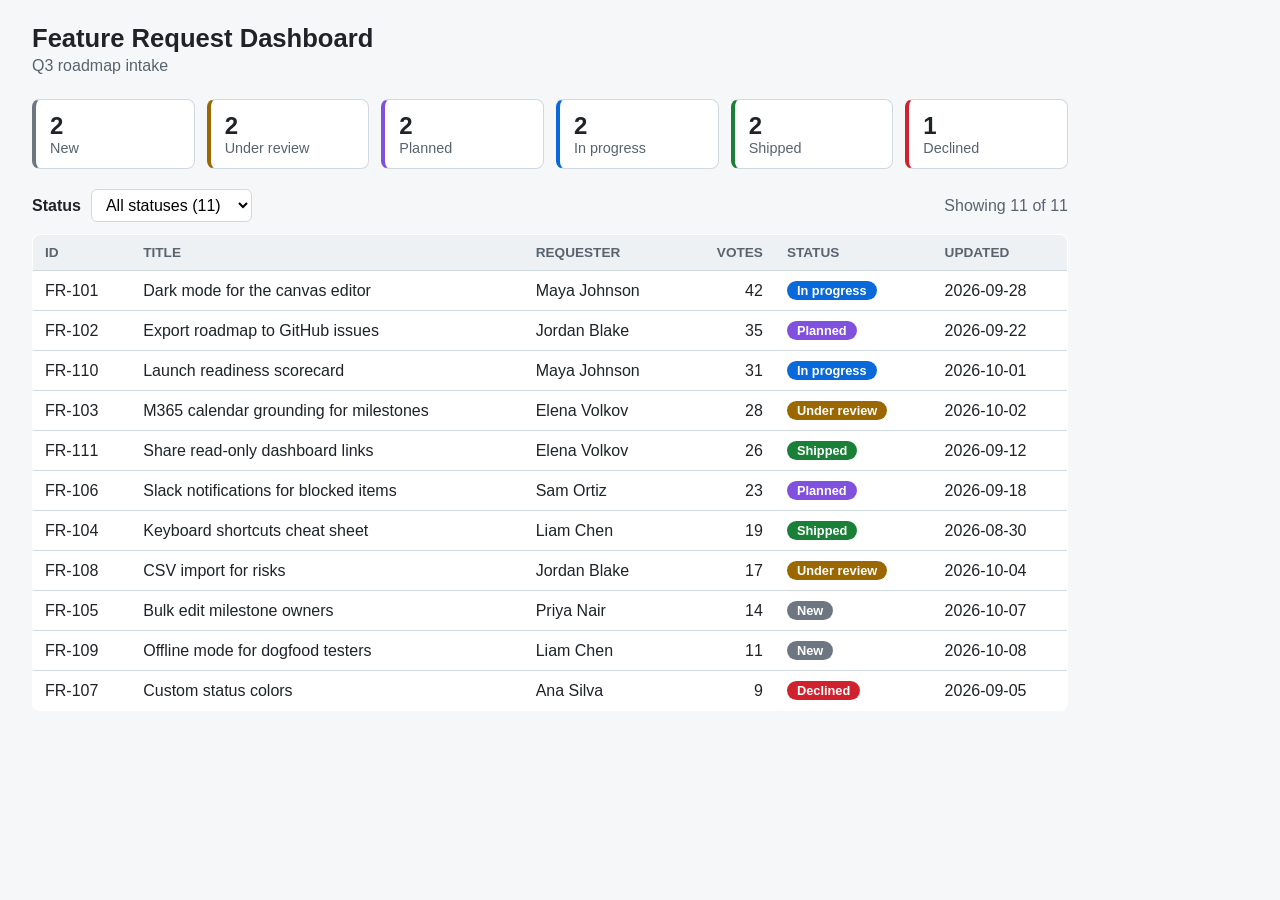
<file: index.html>
<!DOCTYPE html>
<html lang="en">
<head>
  <meta charset="utf-8">
  <meta name="viewport" content="width=device-width, initial-scale=1">
  <title>Feature Request Dashboard</title>
  <link rel="stylesheet" href="styles.css">
</head>
<body>
  <header>
    <h1>Feature Request Dashboard</h1>
    <p class="subtitle">Q3 roadmap intake</p>
  </header>

  <main>
    <section class="summary" id="summary" aria-label="Requests by status"></section>

    <section class="controls">
      <label for="status-filter">Status</label>
      <select id="status-filter">
        <option value="all">All statuses</option>
      </select>
      <span id="result-count" class="result-count" aria-live="polite"></span>
    </section>

    <table>
      <thead>
        <tr>
          <th scope="col">ID</th>
          <th scope="col">Title</th>
          <th scope="col">Requester</th>
          <th scope="col" class="num">Votes</th>
          <th scope="col">Status</th>
          <th scope="col">Updated</th>
        </tr>
      </thead>
      <tbody id="request-rows"></tbody>
    </table>
    <p id="empty-state" class="empty" hidden>No feature requests match this status.</p>
  </main>

  <script src="data.js"></script>
  <script src="app.js"></script>
</body>
</html>
</file>
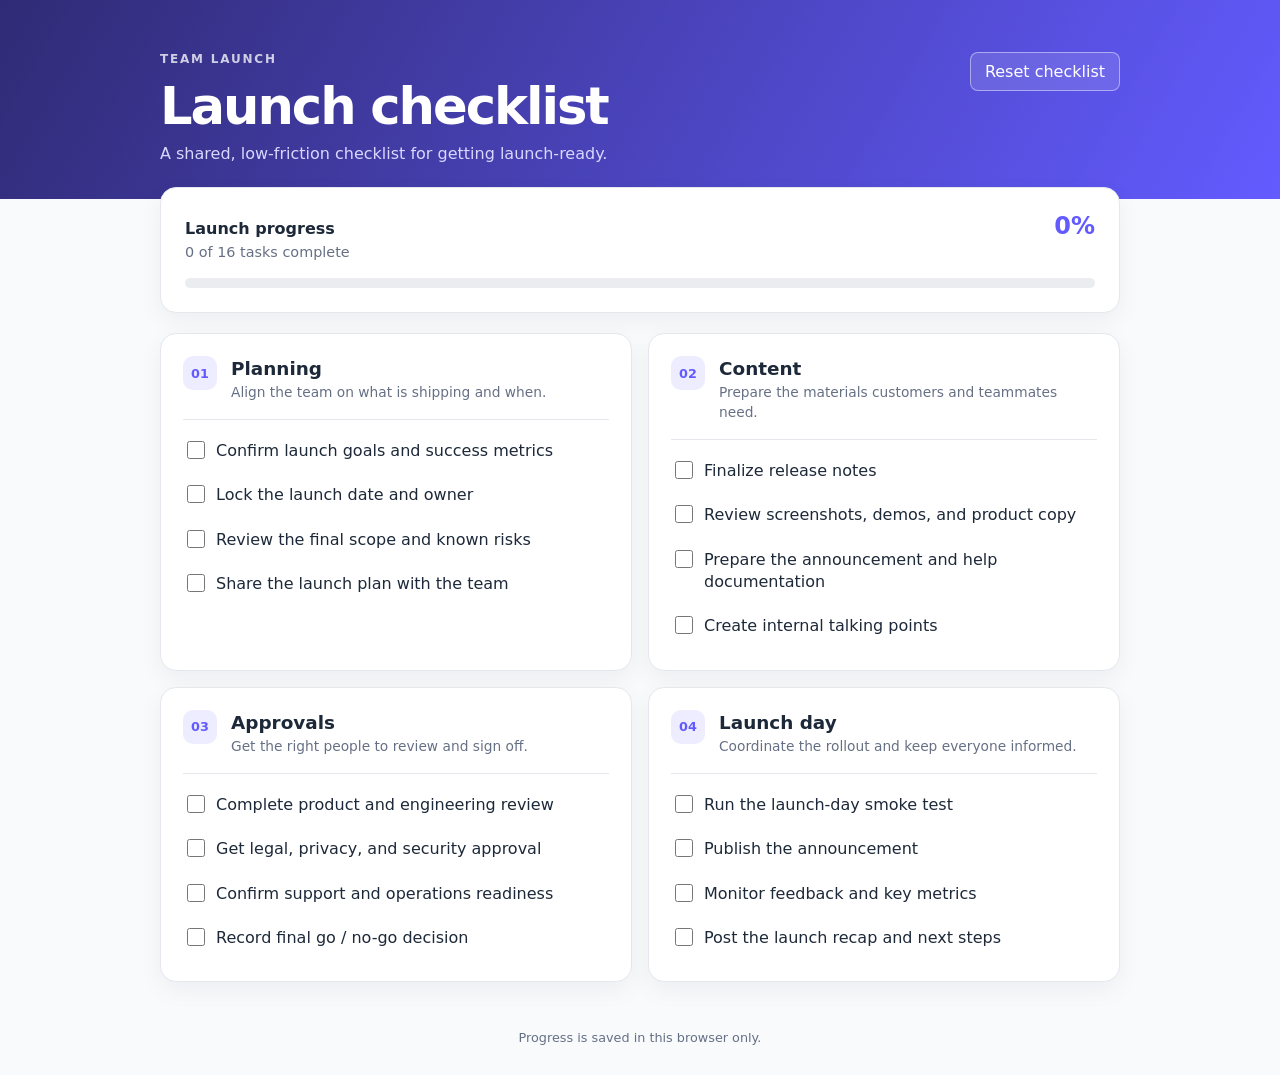
<file: launch-checklist.html>
<!DOCTYPE html>
<html lang="en">
<head>
  <meta charset="utf-8">
  <meta name="viewport" content="width=device-width, initial-scale=1">
  <title>Team Launch Checklist</title>
  <link rel="stylesheet" href="launch-checklist.css">
</head>
<body>
  <header class="hero">
    <div>
      <p class="eyebrow">TEAM LAUNCH</p>
      <h1>Launch checklist</h1>
      <p class="subtitle">A shared, low-friction checklist for getting launch-ready.</p>
    </div>
    <button id="reset-button" class="secondary-button" type="button">Reset checklist</button>
  </header>

  <main>
    <section class="progress-panel" aria-labelledby="progress-title">
      <div class="progress-heading">
        <div>
          <h2 id="progress-title">Launch progress</h2>
          <p id="progress-label" aria-live="polite">0 of 16 tasks complete</p>
        </div>
        <strong id="progress-percent">0%</strong>
      </div>
      <div class="progress-track" role="progressbar" aria-valuemin="0" aria-valuemax="100" aria-valuenow="0" aria-labelledby="progress-title">
        <div id="progress-bar" class="progress-bar"></div>
      </div>
    </section>

    <div id="checklist" class="checklist"></div>
  </main>

  <footer>Progress is saved in this browser only.</footer>
  <script src="launch-checklist.js"></script>
</body>
</html>
</file>
<file: styles.css>
:root {
  --bg: #f6f7f9;
  --fg: #1f2328;
  --muted: #59636e;
  --border: #d1d9e0;
  --surface: #fff;
  --accent: #0969da;
}

* { box-sizing: border-box; }

body {
  margin: 0;
  font-family: -apple-system, "Segoe UI", Roboto, Helvetica, Arial, sans-serif;
  background: var(--bg);
  color: var(--fg);
}

header { padding: 24px 32px 8px; }
h1 { margin: 0; font-size: 1.6rem; }
.subtitle { margin: 4px 0 0; color: var(--muted); }

main { padding: 16px 32px 32px; max-width: 1100px; }

.summary {
  display: grid;
  grid-template-columns: repeat(auto-fit, minmax(130px, 1fr));
  gap: 12px;
  margin-bottom: 20px;
}

.card {
  display: flex;
  flex-direction: column;
  align-items: flex-start;
  padding: 12px 14px;
  background: var(--surface);
  border: 1px solid var(--border);
  border-left: 4px solid var(--status, var(--border));
  border-radius: 8px;
  cursor: pointer;
  font: inherit;
  color: inherit;
  text-align: left;
}
.card:hover { border-color: var(--accent); }
.card[aria-pressed="true"] { outline: 2px solid var(--accent); }
.card .count { font-size: 1.5rem; font-weight: 600; }
.card .label { color: var(--muted); font-size: 0.9rem; }

.controls {
  display: flex;
  align-items: center;
  gap: 10px;
  margin-bottom: 12px;
}
.controls label { font-weight: 600; }
.controls select {
  padding: 6px 10px;
  border: 1px solid var(--border);
  border-radius: 6px;
  font: inherit;
  background: var(--surface);
}
.result-count { color: var(--muted); margin-left: auto; }

table {
  width: 100%;
  border-collapse: collapse;
  background: var(--surface);
  border: 1px solid var(--border);
  border-radius: 8px;
  overflow: hidden;
}
th, td { padding: 10px 12px; text-align: left; border-bottom: 1px solid var(--border); }
th { background: #eef1f4; font-size: 0.85rem; text-transform: uppercase; color: var(--muted); }
tbody tr:last-child td { border-bottom: none; }
.num { text-align: right; }

.pill {
  display: inline-block;
  padding: 2px 10px;
  border-radius: 999px;
  font-size: 0.8rem;
  font-weight: 600;
  color: #fff;
  background: var(--status, var(--muted));
}

.empty { color: var(--muted); text-align: center; padding: 24px; }

.status-new { --status: #6e7781; }
.status-under-review { --status: #9a6700; }
.status-planned { --status: #8250df; }
.status-in-progress { --status: #0969da; }
.status-shipped { --status: #1a7f37; }
.status-declined { --status: #cf222e; }
</file>
<file: launch-checklist.css>
:root {
  --ink: #1d2939;
  --muted: #667085;
  --line: #e4e7ec;
  --surface: #ffffff;
  --canvas: #f8fafc;
  --accent: #635bff;
  --accent-soft: #eeedff;
  --success: #159570;
}

* { box-sizing: border-box; }

body {
  margin: 0;
  color: var(--ink);
  background: var(--canvas);
  font-family: Inter, ui-sans-serif, system-ui, -apple-system, "Segoe UI", sans-serif;
}

.hero {
  display: flex;
  justify-content: space-between;
  align-items: flex-start;
  gap: 24px;
  padding: 52px max(24px, calc((100vw - 960px) / 2)) 36px;
  color: #fff;
  background: linear-gradient(120deg, #302b75, #635bff);
}

.eyebrow {
  margin: 0 0 10px;
  font-size: 0.75rem;
  font-weight: 700;
  letter-spacing: 0.15em;
  opacity: 0.76;
}

h1, h2, p { margin-top: 0; }
h1 { margin-bottom: 8px; font-size: clamp(2rem, 5vw, 3.2rem); letter-spacing: -0.04em; }
.subtitle { margin-bottom: 0; color: #d9d7ff; }

main { width: min(960px, calc(100% - 48px)); margin: -12px auto 48px; }

.progress-panel, .checklist-section {
  border: 1px solid var(--line);
  border-radius: 16px;
  background: var(--surface);
  box-shadow: 0 8px 24px rgba(16, 24, 40, 0.05);
}

.progress-panel { padding: 24px; }
.progress-heading { display: flex; justify-content: space-between; align-items: baseline; gap: 16px; }
.progress-heading h2 { margin-bottom: 6px; font-size: 1rem; }
.progress-heading p { margin-bottom: 0; color: var(--muted); font-size: 0.9rem; }
.progress-heading strong { color: var(--accent); font-size: 1.5rem; }
.progress-track { height: 10px; margin-top: 18px; overflow: hidden; border-radius: 99px; background: #eaecf0; }
.progress-bar { height: 100%; width: 0; border-radius: inherit; background: var(--accent); transition: width 180ms ease; }

.checklist { display: grid; grid-template-columns: repeat(2, minmax(0, 1fr)); gap: 16px; margin-top: 20px; }
.checklist-section { padding: 22px; }
.section-heading { display: flex; gap: 14px; align-items: flex-start; padding-bottom: 16px; border-bottom: 1px solid var(--line); }
.section-number { display: grid; place-items: center; width: 34px; height: 34px; flex: 0 0 auto; border-radius: 10px; color: var(--accent); background: var(--accent-soft); font-size: 0.8rem; font-weight: 700; }
.section-heading h2 { margin: 2px 0 4px; font-size: 1.15rem; }
.section-heading p { margin-bottom: 0; color: var(--muted); font-size: 0.86rem; line-height: 1.45; }
.task-list { display: grid; gap: 2px; margin-top: 10px; }
.task { display: flex; align-items: flex-start; gap: 11px; padding: 10px 4px; color: var(--ink); cursor: pointer; line-height: 1.4; }
.task input { width: 18px; height: 18px; flex: 0 0 auto; margin: 1px 0 0; accent-color: var(--success); cursor: pointer; }
.task.complete { color: var(--muted); text-decoration: line-through; }
.secondary-button { padding: 9px 14px; border: 1px solid rgba(255, 255, 255, 0.45); border-radius: 8px; color: #fff; background: rgba(255, 255, 255, 0.12); font: inherit; cursor: pointer; }
.secondary-button:hover { background: rgba(255, 255, 255, 0.2); }
footer { padding: 0 24px 30px; color: var(--muted); text-align: center; font-size: 0.8rem; }

@media (max-width: 700px) {
  .hero { padding: 36px 24px 28px; }
  .hero, .progress-heading { align-items: stretch; flex-direction: column; }
  .secondary-button { align-self: flex-start; }
  .checklist { grid-template-columns: 1fr; }
}
</file>
